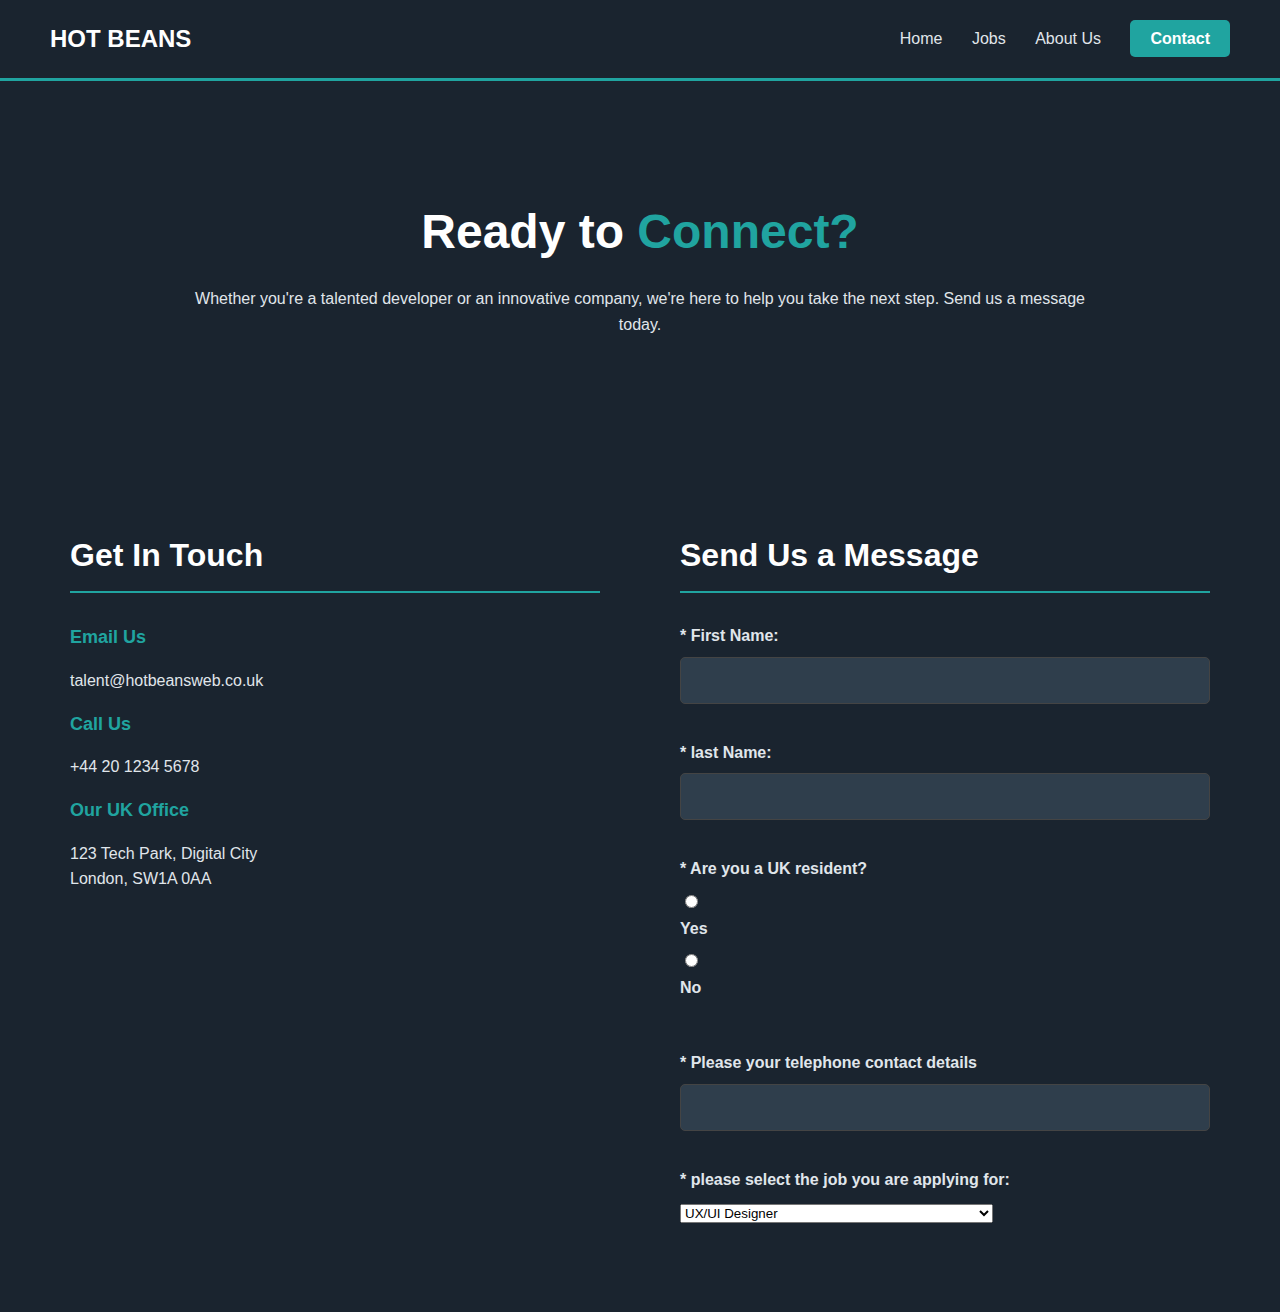
<file: Contact.html>
﻿<!DOCTYPE html>

<html lang="en">
<head>
    <meta charset="UTF-8">
    <meta name="viewport" content="width=device-width, initial-scale=1.0">
    <title>Contact Us - Hot Beans Web</title>
    <style>
        /* CSS inspired by the Hot Beans design */
        :root {
            --dark-blue: #1A242F;
            --light-blue: #20A4A0;
            --text-color: #E0E6EB;
            --heading-color: #FFFFFF;
            --input-bg: #2F3E4C;
        }

        body {
            font-family: Arial, sans-serif;
            background-color: var(--dark-blue);
            color: var(--text-color);
            margin: 0;
            padding: 0;
            line-height: 1.6;
        }

        /* --- Header/Navigation --- */
        .header {
            background-color: var(--dark-blue);
            padding: 20px 50px;
            display: flex;
            justify-content: space-between;
            align-items: center;
            border-bottom: 3px solid var(--light-blue);
        }

        .logo a {
            font-size: 24px;
            font-weight: bold;
            color: var(--heading-color);
            text-decoration: none;
        }

        .nav a {
            color: var(--text-color);
            text-decoration: none;
            margin-left: 25px;
            transition: color 0.3s;
        }

            .nav a.active {
                color: var(--light-blue);
                font-weight: bold;
            }

            .nav a:not(.contact-btn):hover {
                color: var(--light-blue);
            }

        .contact-btn {
            background-color: var(--light-blue);
            color: var(--heading-color) !important;
            padding: 10px 20px;
            text-decoration: none;
            border-radius: 5px;
            font-weight: bold;
            margin-left: 25px;
            transition: background-color 0.3s;
        }

            .contact-btn:hover {
                background-color: #1C8D8A;
            }

        /* --- Hero Section --- */
        .hero {
            text-align: center;
            padding: 80px 20px;
            max-width: 900px;
            margin: 0 auto;
        }

            .hero h1 {
                font-size: 48px;
                font-weight: bold;
                margin-bottom: 10px;
                color: var(--heading-color);
            }

            .hero .accent {
                color: var(--light-blue);
            }

        /* --- Contact Content/Form Section --- */
        .contact-section {
            display: flex;
            justify-content: space-between;
            gap: 40px;
            padding: 50px;
            max-width: 1200px;
            margin: 0 auto;
        }

        .contact-info, .contact-form-container {
            flex: 1;
            padding: 20px;
        }

            .contact-info h2, .contact-form-container h2 {
                font-size: 32px;
                color: var(--heading-color);
                border-bottom: 2px solid var(--light-blue);
                padding-bottom: 10px;
                margin-bottom: 30px;
            }

        .detail strong {
            display: block;
            color: var(--light-blue);
            font-size: 18px;
            margin-bottom: 5px;
        }

        /* --- Form Styling --- */
        .contact-form label {
            display: block;
            margin-bottom: 8px;
            font-weight: bold;
            color: var(--text-color);
        }

        .contact-form input[type="text"],
        .contact-form input[type="email"],
        .contact-form textarea {
            width: 100%;
            padding: 15px;
            margin-bottom: 20px;
            border: 1px solid #444;
            border-radius: 5px;
            background-color: var(--input-bg);
            color: white;
            box-sizing: border-box;
        }

        .contact-form textarea {
            resize: vertical;
            height: 150px;
        }

        .submit-btn {
            background-color: var(--light-blue);
            color: white;
            padding: 15px 30px;
            border: none;
            border-radius: 5px;
            cursor: pointer;
            font-size: 18px;
            font-weight: bold;
            width: 100%;
        }

            .submit-btn:hover {
                background-color: #1C8D8A;
            }

        /* Basic Mobile Responsiveness */
        @media (max-width: 768px) {
            .contact-section {
                flex-direction: column;
                padding: 20px;
            }
        }
    </style>
    <script src="WorkForUs.js"></script>
</head>
<body>

    <header class="header">
        <div class="logo">
            <a href="index.html">HOT BEANS</a>
        </div>
        <nav class="nav">
            <a href="index.html">Home</a>
            <a href="jobs.html">Jobs</a>
            <a href="about.html">About Us</a>
            <a href="#" class="contact-btn active">Contact</a>
        </nav>
    </header>

    <section class="hero">
        <h1>
            Ready to <span class="accent">Connect?</span>
        </h1>
        <p>
            Whether you're a talented developer or an innovative company, we're here to help you take the next step. Send us a message today.
        </p>
    </section>

    <section class="contact-section">

        <div class="contact-info">
            <h2>Get In Touch</h2>
            <div class="detail">
                <strong>Email Us</strong>
                <p><a href="mailto:talent@hotbeansweb.co.uk" style="color: #E0E6EB; text-decoration: none;">talent@hotbeansweb.co.uk</a></p>
            </div>
            <div class="detail">
                <strong>Call Us</strong>
                <p><a href="tel:+442012345678" style="color: #E0E6EB; text-decoration: none;">+44 20 1234 5678</a></p>
            </div>
            <div class="detail">
                <strong>Our UK Office</strong>
                <p>123 Tech Park, Digital City<br>London, SW1A 0AA</p>
            </div>
        </div>

        <div class="contact-form-container">
            <h2>Send Us a Message</h2>
            <form action="submit-form-placeholder.html" method="GET" class="contact-form">
                <form name="VacancyApplicationForm" action="ThankYou.html" method="get">

                    <p>
                        <label>* First Name:</label>
                        <input type="text" id="fname" name="fname" />
                        <br />
                        <label id="fNameError" class="Error"></label>
                    </p>
                    <p>
                        <label>* last Name:</label>
                        <input type="text" id="sname" name="sname" />
                        <br />
                        <label id="sNameError" class="Error"></label>
                    </p>
                    <p>
                        <label>* Are you a UK resident?</label>
                        <input type="radio" id="ukResidentYes" name="ukResident" value="Yes"><label for="ukResidentYes">Yes</label>
                        <input type="radio" id="ukResidentNo" name="ukResident" value="No"><label for="ukResidentNo">No</label>
                        <br />
                        <label id="ukResidentError" class="Error"></label>
                    </p>
                    <p>
                        <label>* Please your telephone contact details</label>
                        <input type="text" id="telNo" name="telNo" />
                        <br />
                        <label id="telNoError" class="Error"></label>
                    </p>

                    <p>
                        <label>* please select the job you are applying for: </label>
                        <select name="JobType" id="JobType">

                       
                            <option value="fullstack">UX/UI Designer</option>
                            <option value="devops">Front-End Developer</option>
                            <option value="qa">
                                Junior Developer Apprentice<
                                <div class="text-center py-12 px-4">

                                    <button type="submit"
                                   class="w-full py-3 px-6 border border-transparent rounded-lg shadow-xl text-lg font-semibold text-gray-900 bg-teal-400 hover:bg-teal-500 focus:outline-none focus:ring-2 focus:ring-offset-2 focus:ring-teal-400 transition duration-150">
                                      Submit Application
                                    </button>


</form>
</div>
    </section>
</body>
</html>
</file>
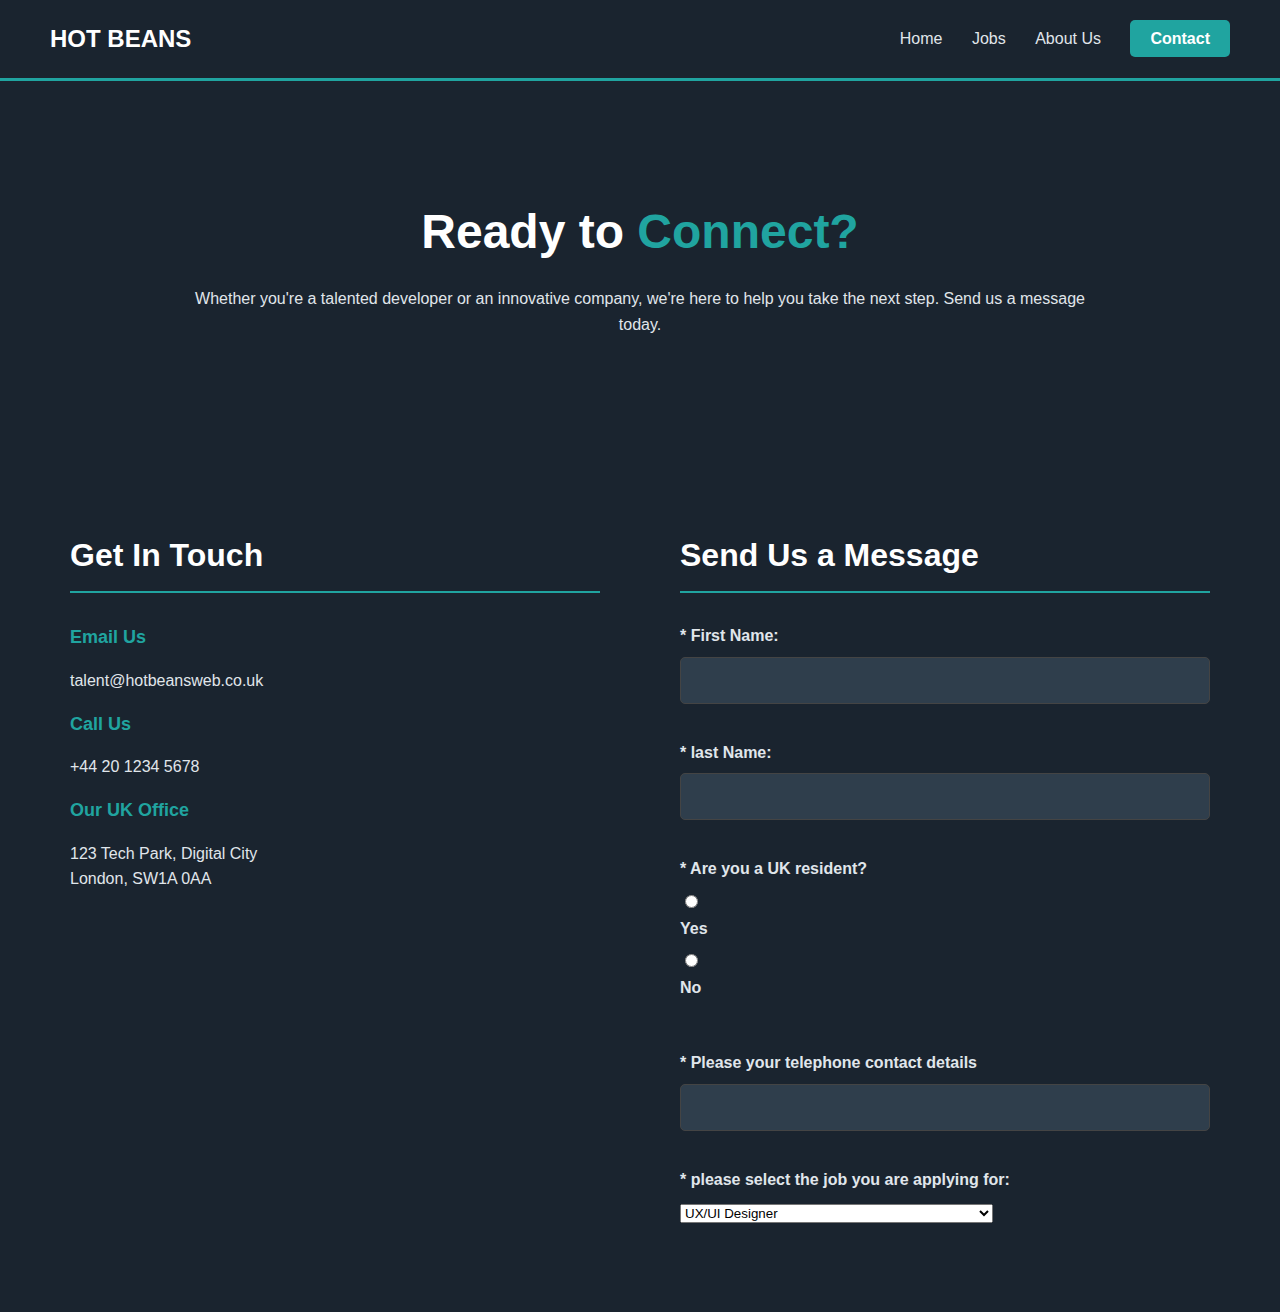
<file: contact.html>
﻿<!DOCTYPE html>

<html lang="en">
<head>
    <meta charset="UTF-8">
    <meta name="viewport" content="width=device-width, initial-scale=1.0">
    <title>Contact Us - Hot Beans Web</title>
    <style>
        /* CSS inspired by the Hot Beans design */
        :root {
            --dark-blue: #1A242F;
            --light-blue: #20A4A0;
            --text-color: #E0E6EB;
            --heading-color: #FFFFFF;
            --input-bg: #2F3E4C;
        }

        body {
            font-family: Arial, sans-serif;
            background-color: var(--dark-blue);
            color: var(--text-color);
            margin: 0;
            padding: 0;
            line-height: 1.6;
        }

        /* --- Header/Navigation --- */
        .header {
            background-color: var(--dark-blue);
            padding: 20px 50px;
            display: flex;
            justify-content: space-between;
            align-items: center;
            border-bottom: 3px solid var(--light-blue);
        }

        .logo a {
            font-size: 24px;
            font-weight: bold;
            color: var(--heading-color);
            text-decoration: none;
        }

        .nav a {
            color: var(--text-color);
            text-decoration: none;
            margin-left: 25px;
            transition: color 0.3s;
        }

            .nav a.active {
                color: var(--light-blue);
                font-weight: bold;
            }

            .nav a:not(.contact-btn):hover {
                color: var(--light-blue);
            }

        .contact-btn {
            background-color: var(--light-blue);
            color: var(--heading-color) !important;
            padding: 10px 20px;
            text-decoration: none;
            border-radius: 5px;
            font-weight: bold;
            margin-left: 25px;
            transition: background-color 0.3s;
        }

            .contact-btn:hover {
                background-color: #1C8D8A;
            }

        /* --- Hero Section --- */
        .hero {
            text-align: center;
            padding: 80px 20px;
            max-width: 900px;
            margin: 0 auto;
        }

            .hero h1 {
                font-size: 48px;
                font-weight: bold;
                margin-bottom: 10px;
                color: var(--heading-color);
            }

            .hero .accent {
                color: var(--light-blue);
            }

        /* --- Contact Content/Form Section --- */
        .contact-section {
            display: flex;
            justify-content: space-between;
            gap: 40px;
            padding: 50px;
            max-width: 1200px;
            margin: 0 auto;
        }

        .contact-info, .contact-form-container {
            flex: 1;
            padding: 20px;
        }

            .contact-info h2, .contact-form-container h2 {
                font-size: 32px;
                color: var(--heading-color);
                border-bottom: 2px solid var(--light-blue);
                padding-bottom: 10px;
                margin-bottom: 30px;
            }

        .detail strong {
            display: block;
            color: var(--light-blue);
            font-size: 18px;
            margin-bottom: 5px;
        }

        /* --- Form Styling --- */
        .contact-form label {
            display: block;
            margin-bottom: 8px;
            font-weight: bold;
            color: var(--text-color);
        }

        .contact-form input[type="text"],
        .contact-form input[type="email"],
        .contact-form textarea {
            width: 100%;
            padding: 15px;
            margin-bottom: 20px;
            border: 1px solid #444;
            border-radius: 5px;
            background-color: var(--input-bg);
            color: white;
            box-sizing: border-box;
        }

        .contact-form textarea {
            resize: vertical;
            height: 150px;
        }

        .submit-btn {
            background-color: var(--light-blue);
            color: white;
            padding: 15px 30px;
            border: none;
            border-radius: 5px;
            cursor: pointer;
            font-size: 18px;
            font-weight: bold;
            width: 100%;
        }

            .submit-btn:hover {
                background-color: #1C8D8A;
            }

        /* Basic Mobile Responsiveness */
        @media (max-width: 768px) {
            .contact-section {
                flex-direction: column;
                padding: 20px;
            }
        }
    </style>
    <script src="WorkForUs.js"></script>
</head>
<body>

    <header class="header">
        <div class="logo">
            <a href="index.html">HOT BEANS</a>
        </div>
        <nav class="nav">
            <a href="index.html">Home</a>
            <a href="jobs.html">Jobs</a>
            <a href="about.html">About Us</a>
            <a href="#" class="contact-btn active">Contact</a>
        </nav>
    </header>

    <section class="hero">
        <h1>
            Ready to <span class="accent">Connect?</span>
        </h1>
        <p>
            Whether you're a talented developer or an innovative company, we're here to help you take the next step. Send us a message today.
        </p>
    </section>

    <section class="contact-section">

        <div class="contact-info">
            <h2>Get In Touch</h2>
            <div class="detail">
                <strong>Email Us</strong>
                <p><a href="mailto:talent@hotbeansweb.co.uk" style="color: #E0E6EB; text-decoration: none;">talent@hotbeansweb.co.uk</a></p>
            </div>
            <div class="detail">
                <strong>Call Us</strong>
                <p><a href="tel:+442012345678" style="color: #E0E6EB; text-decoration: none;">+44 20 1234 5678</a></p>
            </div>
            <div class="detail">
                <strong>Our UK Office</strong>
                <p>123 Tech Park, Digital City<br>London, SW1A 0AA</p>
            </div>
        </div>

        <div class="contact-form-container">
            <h2>Send Us a Message</h2>
            <form action="submit-form-placeholder.html" method="GET" class="contact-form">
                <form name="VacancyApplicationForm" action="ThankYou.html" method="get">

                    <p>
                        <label>* First Name:</label>
                        <input type="text" id="fname" name="fname" />
                        <br />
                        <label id="fNameError" class="Error"></label>
                    </p>
                    <p>
                        <label>* last Name:</label>
                        <input type="text" id="sname" name="sname" />
                        <br />
                        <label id="sNameError" class="Error"></label>
                    </p>
                    <p>
                        <label>* Are you a UK resident?</label>
                        <input type="radio" id="ukResidentYes" name="ukResident" value="Yes"><label for="ukResidentYes">Yes</label>
                        <input type="radio" id="ukResidentNo" name="ukResident" value="No"><label for="ukResidentNo">No</label>
                        <br />
                        <label id="ukResidentError" class="Error"></label>
                    </p>
                    <p>
                        <label>* Please your telephone contact details</label>
                        <input type="text" id="telNo" name="telNo" />
                        <br />
                        <label id="telNoError" class="Error"></label>
                    </p>

                    <p>
                        <label>* please select the job you are applying for: </label>
                        <select name="JobType" id="JobType">

                       
                            <option value="fullstack">UX/UI Designer</option>
                            <option value="devops">Front-End Developer</option>
                            <option value="qa">
                                Junior Developer Apprentice<
                                <div class="text-center py-12 px-4">

                                    <button type="submit"
                                   class="w-full py-3 px-6 border border-transparent rounded-lg shadow-xl text-lg font-semibold text-gray-900 bg-teal-400 hover:bg-teal-500 focus:outline-none focus:ring-2 focus:ring-offset-2 focus:ring-teal-400 transition duration-150">
                                      Submit Application
                                    </button>


</form>
</div>
    </section>
</body>
</html>
</file>
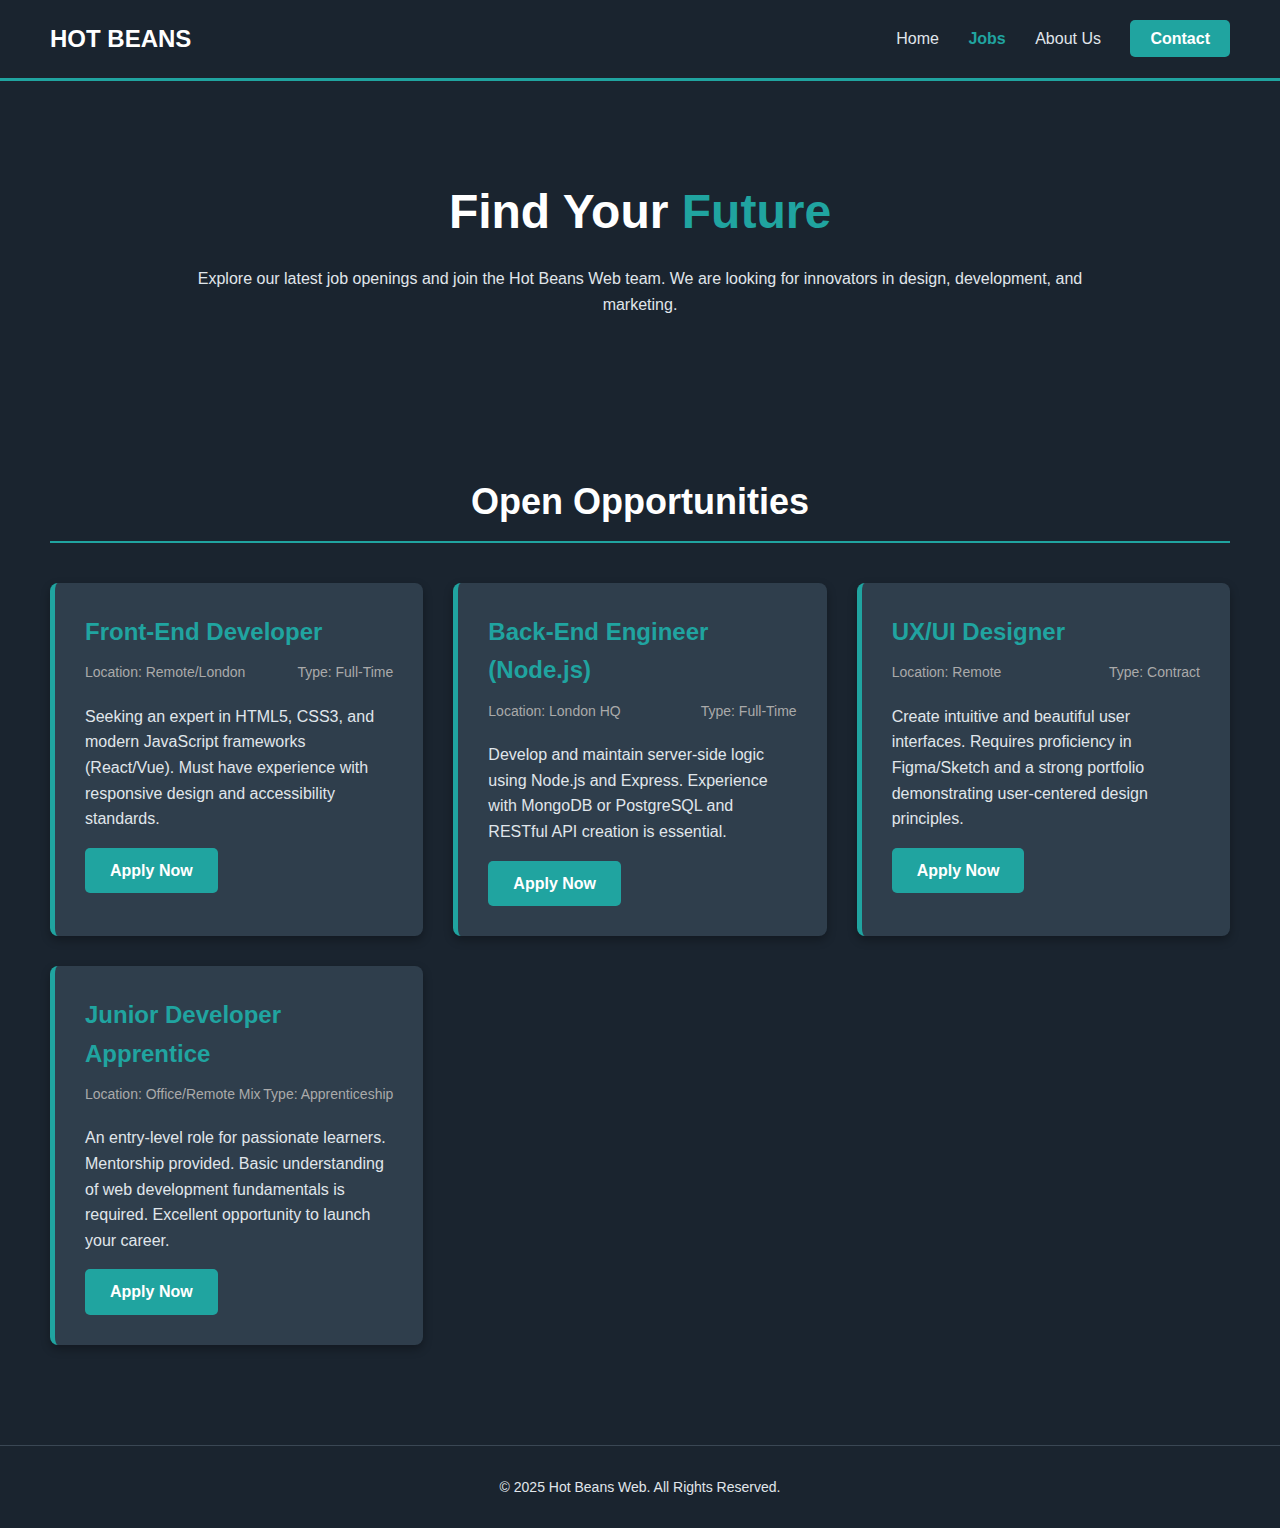
<file: jobs.html>
﻿<!DOCTYPE html>

<html lang="en" xmlns="http://www.w3.org/1999/xhtml">
<head>
    <meta charset="utf-8" />
    <meta name="viewport" content="width=device-width, initial-scale=1.0">
    <title>Job Opportunities - Hot Beans Web</title>
    <style>
        /* CSS inspired by the Hot Beans design */
        :root {
            --dark-blue: #1A242F;
            --light-blue: #20A4A0;
            --text-color: #E0E6EB;
            --heading-color: #FFFFFF;
            --card-bg: #2F3E4C;
        }

        body {
            font-family: Arial, sans-serif;
            background-color: var(--dark-blue);
            color: var(--text-color);
            margin: 0;
            padding: 0;
            line-height: 1.6;
        }

        /* Header/Navigation */
        .header {
            background-color: var(--dark-blue);
            padding: 20px 50px;
            display: flex;
            justify-content: space-between;
            align-items: center;
            border-bottom: 3px solid var(--light-blue);
        }

        /* Logo acts as a link to the index page */
        .logo a {
            font-size: 24px;
            font-weight: bold;
            color: var(--heading-color);
            text-decoration: none;
        }

        .nav a {
            color: var(--text-color);
            text-decoration: none;
            margin-left: 25px;
            transition: color 0.3s;
        }

            /* Highlight the active page */
            .nav a.active {
                color: var(--light-blue);
                font-weight: bold;
            }

            .nav a:not(.contact-btn):hover {
                color: var(--light-blue);
            }

        .contact-btn {
            background-color: var(--light-blue);
            color: var(--heading-color) !important;
            padding: 10px 20px;
            text-decoration: none;
            border-radius: 5px;
            font-weight: bold;
            margin-left: 25px;
            transition: background-color 0.3s;
        }

            .contact-btn:hover {
                background-color: #1C8D8A;
            }

        /* Hero/Introduction Section */
        .hero {
            text-align: center;
            padding: 60px 20px;
            max-width: 900px;
            margin: 0 auto;
        }

            .hero h1 {
                font-size: 48px;
                font-weight: bold;
                margin-bottom: 10px;
                color: var(--heading-color);
            }

            .hero .accent {
                color: var(--light-blue);
            }

        /* Main Job Listings Container */
        .job-listings-container {
            padding: 50px;
            max-width: 1200px;
            margin: 0 auto;
        }

        .section-title {
            font-size: 36px;
            color: var(--heading-color);
            text-align: center;
            margin-bottom: 40px;
            border-bottom: 2px solid var(--light-blue);
            display: inline-block;
            padding-bottom: 10px;
            width: 100%;
        }

        .job-grid {
            display: grid;
            grid-template-columns: repeat(auto-fit, minmax(300px, 1fr));
            gap: 30px;
        }

        /* Individual Job Card Styling */
        .job-card {
            background-color: var(--card-bg);
            padding: 30px;
            border-radius: 8px;
            border-left: 5px solid var(--light-blue);
            box-shadow: 0 4px 10px rgba(0, 0, 0, 0.3);
            transition: transform 0.3s;
        }

            .job-card:hover {
                transform: translateY(-5px);
            }

            .job-card h3 {
                color: var(--light-blue);
                font-size: 24px;
                margin-top: 0;
                margin-bottom: 10px;
            }

        .job-details {
            display: flex;
            justify-content: space-between;
            font-size: 14px;
            margin-bottom: 20px;
            color: #AAAAAA;
        }

        .apply-link {
            display: inline-block;
            background-color: var(--light-blue);
            color: var(--heading-color);
            padding: 10px 25px;
            text-decoration: none;
            border-radius: 5px;
            font-weight: bold;
        }

        /* Basic Mobile Responsiveness */
        @media (max-width: 768px) {
            .header {
                flex-direction: column;
            }

            .nav {
                margin-top: 15px;
            }

            .job-listings-container {
                padding: 20px;
            }
        }
    </style>
</head>
<body>
    <header class="header">
        <div class="logo">
            <a href="index.html">HOT BEANS</a>
        </div>
        <nav class="nav">
            <a href="index.html">Home</a>
            <a href="jobs.html" class="active">Jobs</a>
            <a href="about.html">About Us</a>
            <a href="contact.html" class="contact-btn">Contact</a>
        </nav>
    </header>
    <section class="hero">
        <h1>
            Find Your <span class="accent">Future</span>
        </h1>
        <p>
            Explore our latest job openings and join the Hot Beans Web team. We are looking for innovators in design, development, and marketing.
        </p>
    </section>
    <section class="job-listings-container">

        <h2 class="section-title">Open Opportunities</h2>
        <div class="job-grid">

            <div class="job-card">
                <h3>Front-End Developer</h3>
                <div class="job-details">
                    <span>Location: Remote/London</span>
                    <span>Type: Full-Time</span>
                </div>
                <p>Seeking an expert in HTML5, CSS3, and modern JavaScript frameworks (React/Vue). Must have experience with responsive design and accessibility standards.</p>
                <a href="apply.html?job=frontend" class="apply-link">Apply Now</a>
            </div>
            <div class="job-card">
                <h3>Back-End Engineer (Node.js)</h3>
                <div class="job-details">
                    <span>Location: London HQ</span>
                    <span>Type: Full-Time</span>
                </div>
                <p>Develop and maintain server-side logic using Node.js and Express. Experience with MongoDB or PostgreSQL and RESTful API creation is essential.</p>
                <a href="apply.html?job=backend" class="apply-link">Apply Now</a>
            </div>
            <div class="job-card">
                <h3>UX/UI Designer</h3>
                <div class="job-details">
                    <span>Location: Remote</span>
                    <span>Type: Contract</span>
                </div>
                <p>Create intuitive and beautiful user interfaces. Requires proficiency in Figma/Sketch and a strong portfolio demonstrating user-centered design principles.</p>
                <a href="apply.html?job=uxui" class="apply-link">Apply Now</a>
            </div>
            <div class="job-card">
                <h3>Junior Developer Apprentice</h3>
                <div class="job-details">
                    <span>Location: Office/Remote Mix</span>
                    <span>Type: Apprenticeship</span>
                </div>
                <p>An entry-level role for passionate learners. Mentorship provided. Basic understanding of web development fundamentals is required. Excellent opportunity to launch your career.</p>
                <a href="apply.html?job=junior" class="apply-link">Apply Now</a>
            </div>
        </div>
    </section>
    <footer style="text-align: center; padding: 30px; margin-top: 50px; border-top: 1px solid #3A4754; font-size: 14px;">
        &copy; 2025 Hot Beans Web. All Rights Reserved.
    </footer>
    </head>
    <body>

    </body>
</html>
</file>
